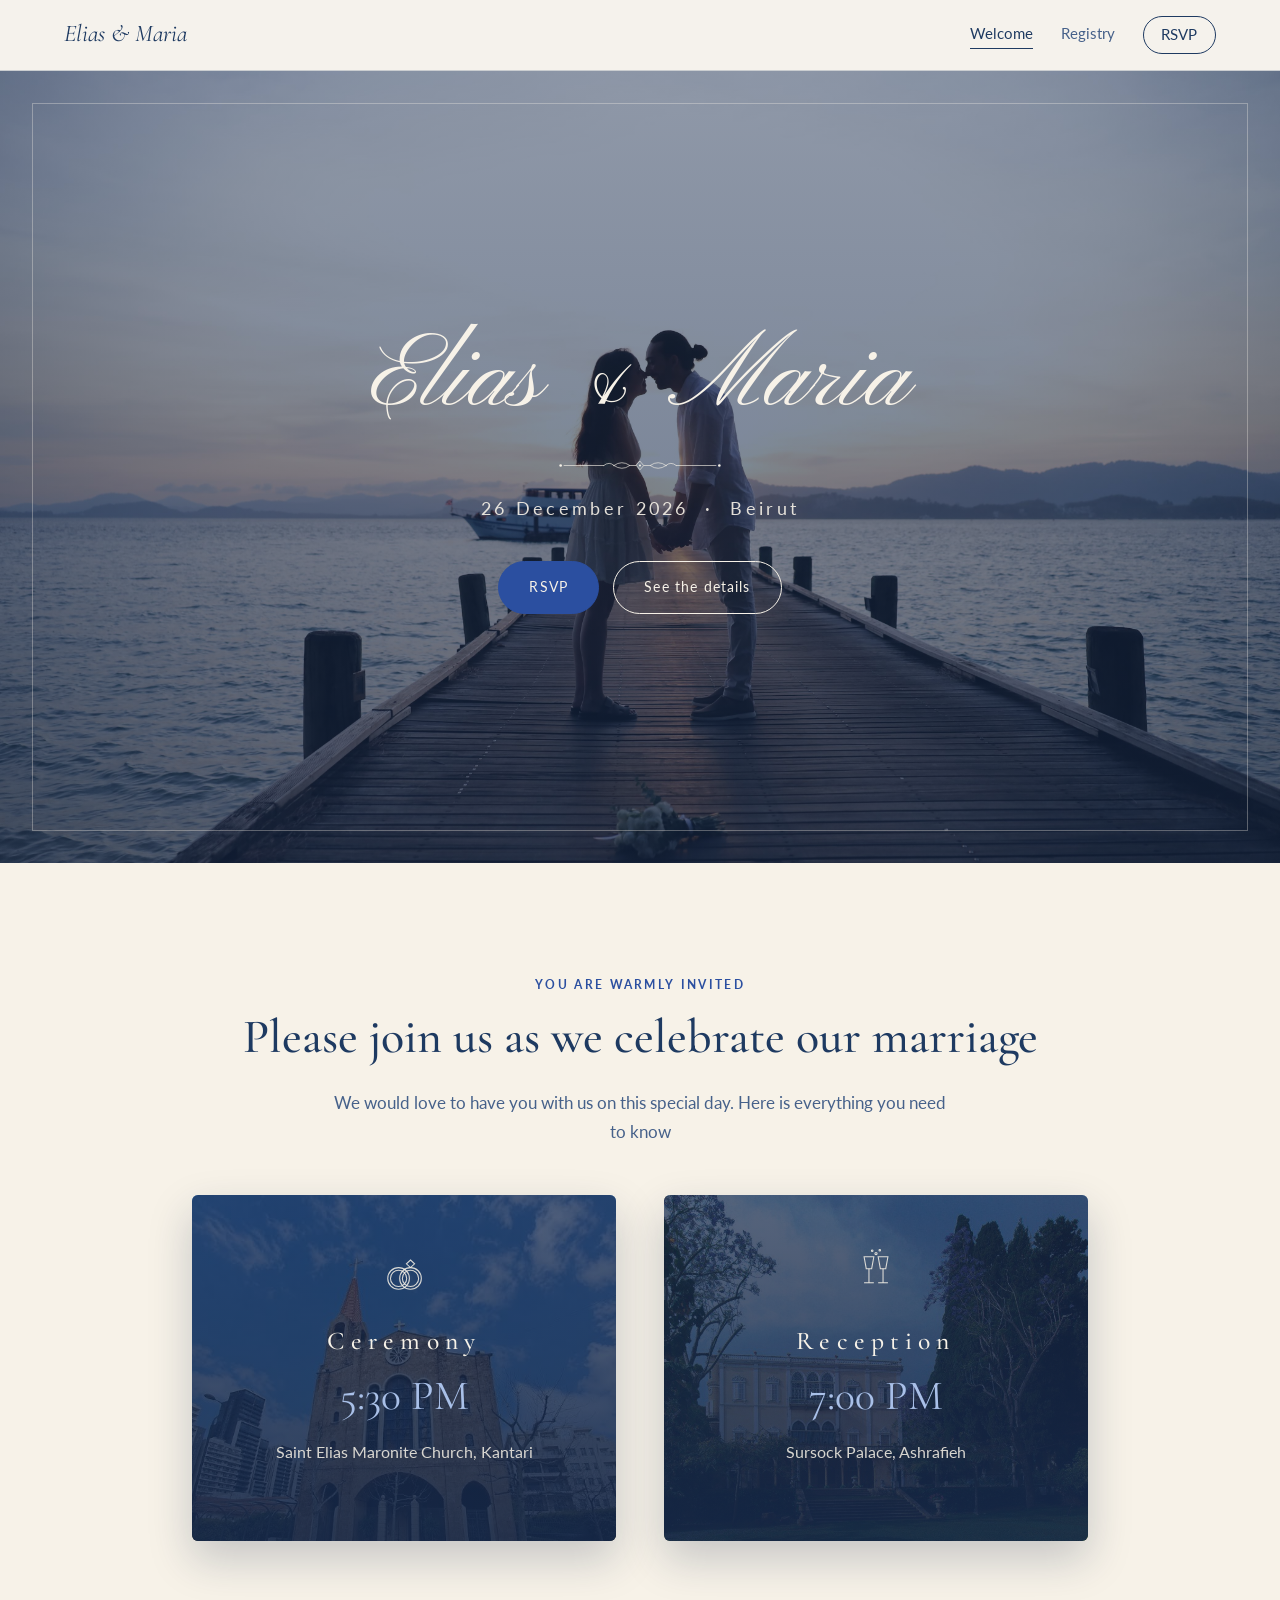
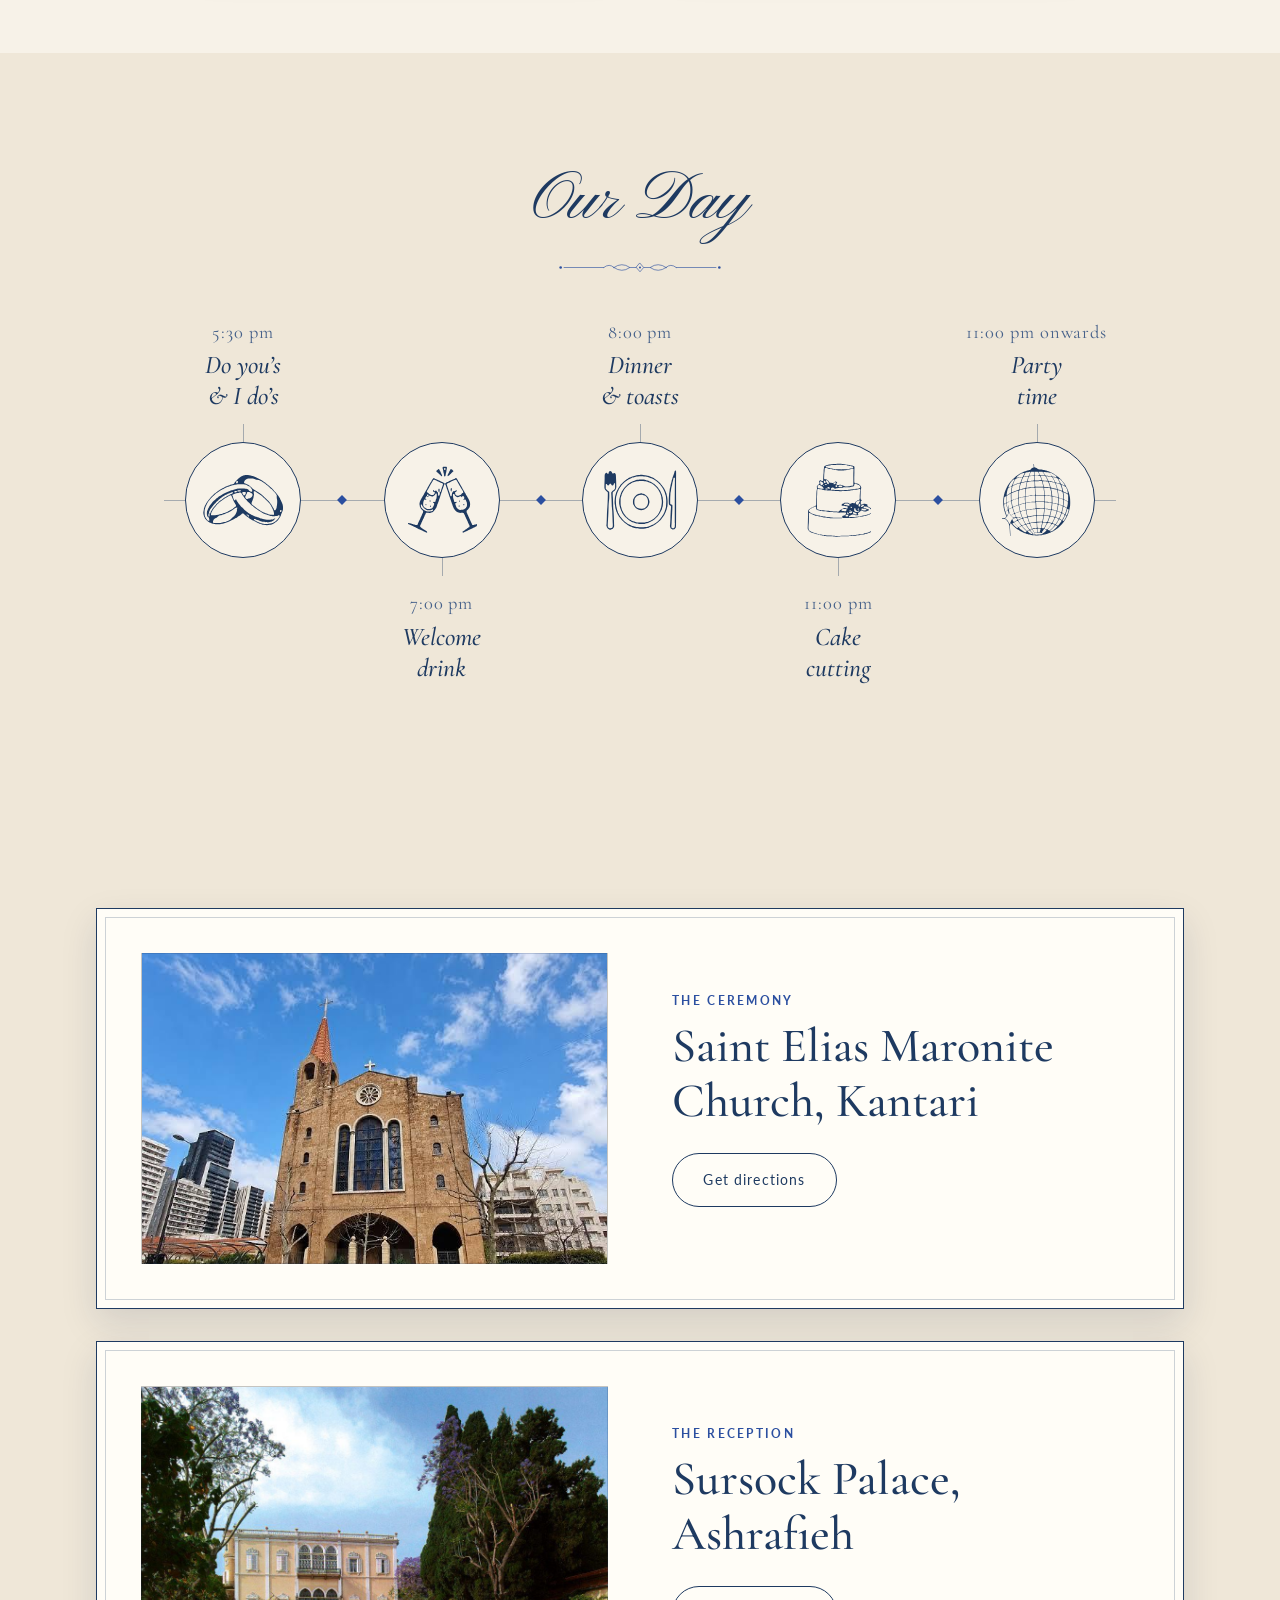
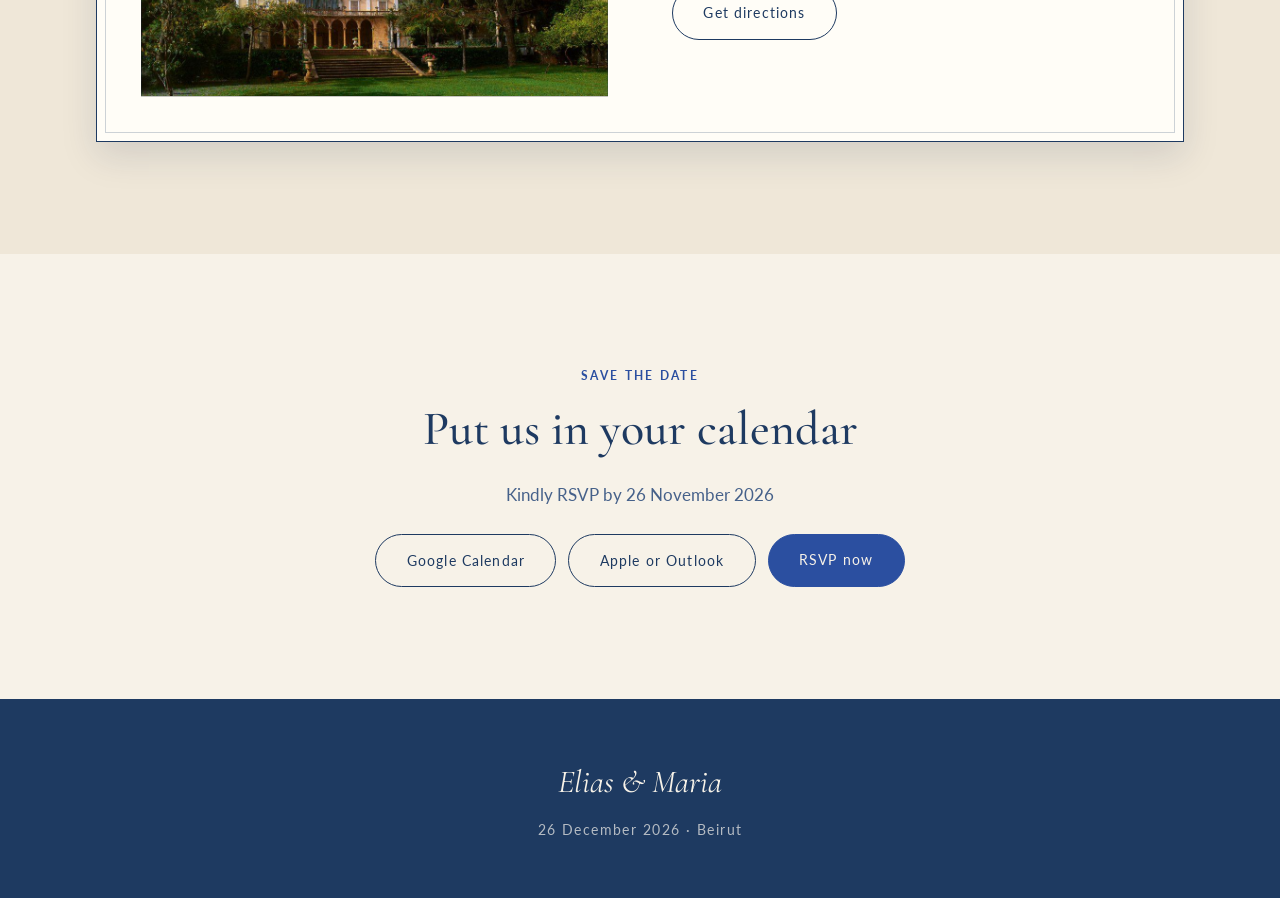
<file: index.html>
<!DOCTYPE html>
<html lang="en">
<head>
<meta charset="utf-8">
<meta name="viewport" content="width=device-width, initial-scale=1">
<title>Elias &amp; Maria — Wedding</title>
<meta name="description" content="Elias and Maria are getting married on 26 December 2026 in Beirut. Wedding details, travel information and RSVP.">
<link rel="preconnect" href="https://fonts.googleapis.com">
<link rel="preconnect" href="https://fonts.gstatic.com" crossorigin>
<link href="https://fonts.googleapis.com/css2?family=Pinyon+Script&family=Cormorant+Garamond:ital,wght@0,400;0,500;0,600;1,400;1,500&family=Lato:ital,wght@0,300;0,400;0,700;1,400&display=swap" rel="stylesheet">
<link rel="stylesheet" href="css/style.css">
</head>
<body>

<header class="site-head">
  <a class="monogram" href="index.html">Elias &amp; Maria</a>
  <button class="nav-toggle" id="nav-toggle" aria-expanded="false" aria-controls="site-nav">Menu</button>
  <nav class="site-nav" id="site-nav">
    <a href="index.html" aria-current="page">Welcome</a>
    <a href="registry.html">Registry</a>
    <a href="rsvp.html" class="nav-cta">RSVP</a>
  </nav>
</header>

<!-- HERO — background photo is set in css/style.css (.hero) -->
<section class="hero">
  <div class="hero-inner">
    <h1 class="names">Elias <span class="amp">&amp;</span> Maria</h1>
    <div class="ornament ornament-sm"></div>
    <p class="hero-meta">26 December 2026 &nbsp;·&nbsp; Beirut</p>
    <div class="hero-actions">
      <a class="btn btn-solid" href="rsvp.html">RSVP</a>
      <a class="btn btn-light" href="#details">See the details</a>
    </div>
  </div>
</section>

<!-- KEY DETAILS -->
<section class="section" id="details">
  <div class="wrap center">
    <p class="eyebrow">You are warmly invited</p>
    <h2>Please join us as we celebrate our marriage</h2>
    <p>We would love to have you with us on this special day. Here is everything you need to know</p>

    <div class="detail-grid">
      <div class="detail" style="background-image:url('images/church.jpg')">
        <span class="detail-icon"><svg viewBox="0 0 96 96" fill="none" stroke="currentColor" stroke-width="2" aria-hidden="true"><circle cx="38" cy="58" r="20"/><circle cx="38" cy="58" r="15"/><circle cx="60" cy="58" r="20"/><circle cx="60" cy="58" r="15"/><path d="M60 24l7.5 7-7.5 7-7.5-7z"/></svg></span>
        <h3>Ceremony</h3>
        <span class="detail-time">5:30 PM</span>
        <p>Saint Elias Maronite Church, Kantari</p>
      </div>
      <div class="detail" style="background-image:url('images/venue.jpg')">
        <span class="detail-icon"><svg viewBox="0 0 96 96" fill="none" stroke="currentColor" stroke-width="2" aria-hidden="true"><path d="M26 18h18l-4 22h-10z"/><path d="M35 40v26"/><path d="M26 66h18"/><path d="M52 18h18l-4 22h-10z"/><path d="M61 40v26"/><path d="M52 66h18"/><circle cx="48" cy="12" r="2"/><circle cx="41" cy="7" r="1.4"/><circle cx="55" cy="6" r="1.4"/></svg></span>
        <h3>Reception</h3>
        <span class="detail-time">7:00 PM</span>
        <p>Sursock Palace, Ashrafieh</p>
      </div>
    </div>
  </div>
</section>

<!-- OUR DAY -->
<section class="section section-ourday" id="our-day">
  <div class="section-head">
    <h2>Our Day</h2>
    <div class="ornament ornament-sm"></div>
  </div>

  <ol class="ourday">
    <li class="od-item od-up">
      <div class="od-label">
        <span class="od-time">5:30 pm</span>
        <h3>Do you&rsquo;s<br>&amp; I do&rsquo;s</h3>
      </div>
      <span class="od-node">
        <img class="od-icon" src="images/icons/rings.svg" alt="" style="--iw:0.729; --ih:0.459">
      </span>
    </li>
    <li class="od-item od-down">
      <div class="od-label">
        <span class="od-time">7:00 pm</span>
        <h3>Welcome<br>drink</h3>
      </div>
      <span class="od-node">
        <img class="od-icon" src="images/icons/flutes.svg" alt="" style="--iw:0.617; --ih:0.603">
      </span>
    </li>
    <li class="od-item od-up">
      <div class="od-label">
        <span class="od-time">8:00 pm</span>
        <h3>Dinner<br>&amp; toasts</h3>
      </div>
      <span class="od-node">
        <img class="od-icon" src="images/icons/plate.svg" alt="" style="--iw:0.665; --ih:0.549">
      </span>
    </li>
    <li class="od-item od-down">
      <div class="od-label">
        <span class="od-time">11:00 pm</span>
        <h3>Cake<br>cutting</h3>
      </div>
      <span class="od-node">
        <img class="od-icon" src="images/icons/cake.svg" alt="" style="--iw:0.560; --ih:0.655">
      </span>
    </li>
    <li class="od-item od-up">
      <div class="od-label">
        <span class="od-time">11:00 pm onwards</span>
        <h3>Party<br>time</h3>
      </div>
      <span class="od-node">
        <img class="od-icon" src="images/icons/disco.svg" alt="" style="--iw:0.592; --ih:0.627">
      </span>
    </li>
  </ol>
</section>

<!-- CEREMONY PLACE -->
<section class="section section-alt">
  <div class="wrap">
    <div class="story-row">
      <div class="photo wide" style="background-image:url('images/church.jpg')">Add images/church.jpg</div>
      <div class="story-text">
        <p class="eyebrow">The Ceremony</p>
        <h2>Saint Elias Maronite Church, Kantari</h2>
        <p>
          <a class="btn btn-dark" href="http://www.google.com/maps?q=Saint%20Elias%20Maronite%20Church%20Kantari%20Lebanon" target="_blank" rel="noopener">Get directions</a>
      </p>
      </div>
    </div>
  </div>
</section>

<!-- VENUE -->
<section class="section section-alt">
  <div class="wrap">
    <div class="story-row">
      <div class="photo wide" style="background-image:url('images/venue.jpg')">Add images/venue.jpg</div>
      <div class="story-text">
        <p class="eyebrow">The Reception</p>
        <h2>Sursock Palace, Ashrafieh</h2>
        <p>
          <a class="btn btn-dark" href="https://maps.app.goo.gl/GiP7QZ4MGTwNsL6g8" target="_blank" rel="noopener">Get directions</a>
      </p>
      </div>
    </div>
  </div>
</section>


<!-- SAVE THE DATE -->
<section class="section center">
  <div class="wrap-narrow">
    <p class="eyebrow">Save the date</p>
    <h2>Put us in your calendar</h2>
    <p>Kindly RSVP by 26 November 2026</p>
    <div class="cal-row">
      <button class="btn btn-dark" data-calendar="google">Google Calendar</button>
      <button class="btn btn-dark" data-calendar="ics">Apple or Outlook</button>
      <a class="btn btn-solid" href="rsvp.html">RSVP now</a>
    </div>
  </div>
</section>

<footer class="site-foot">
  <a class="monogram" href="index.html">Elias &amp; Maria</a>
  <p>26 December 2026 · Beirut</p>
</footer>

<script src="js/main.js"></script>
</body>
</html>
</file>
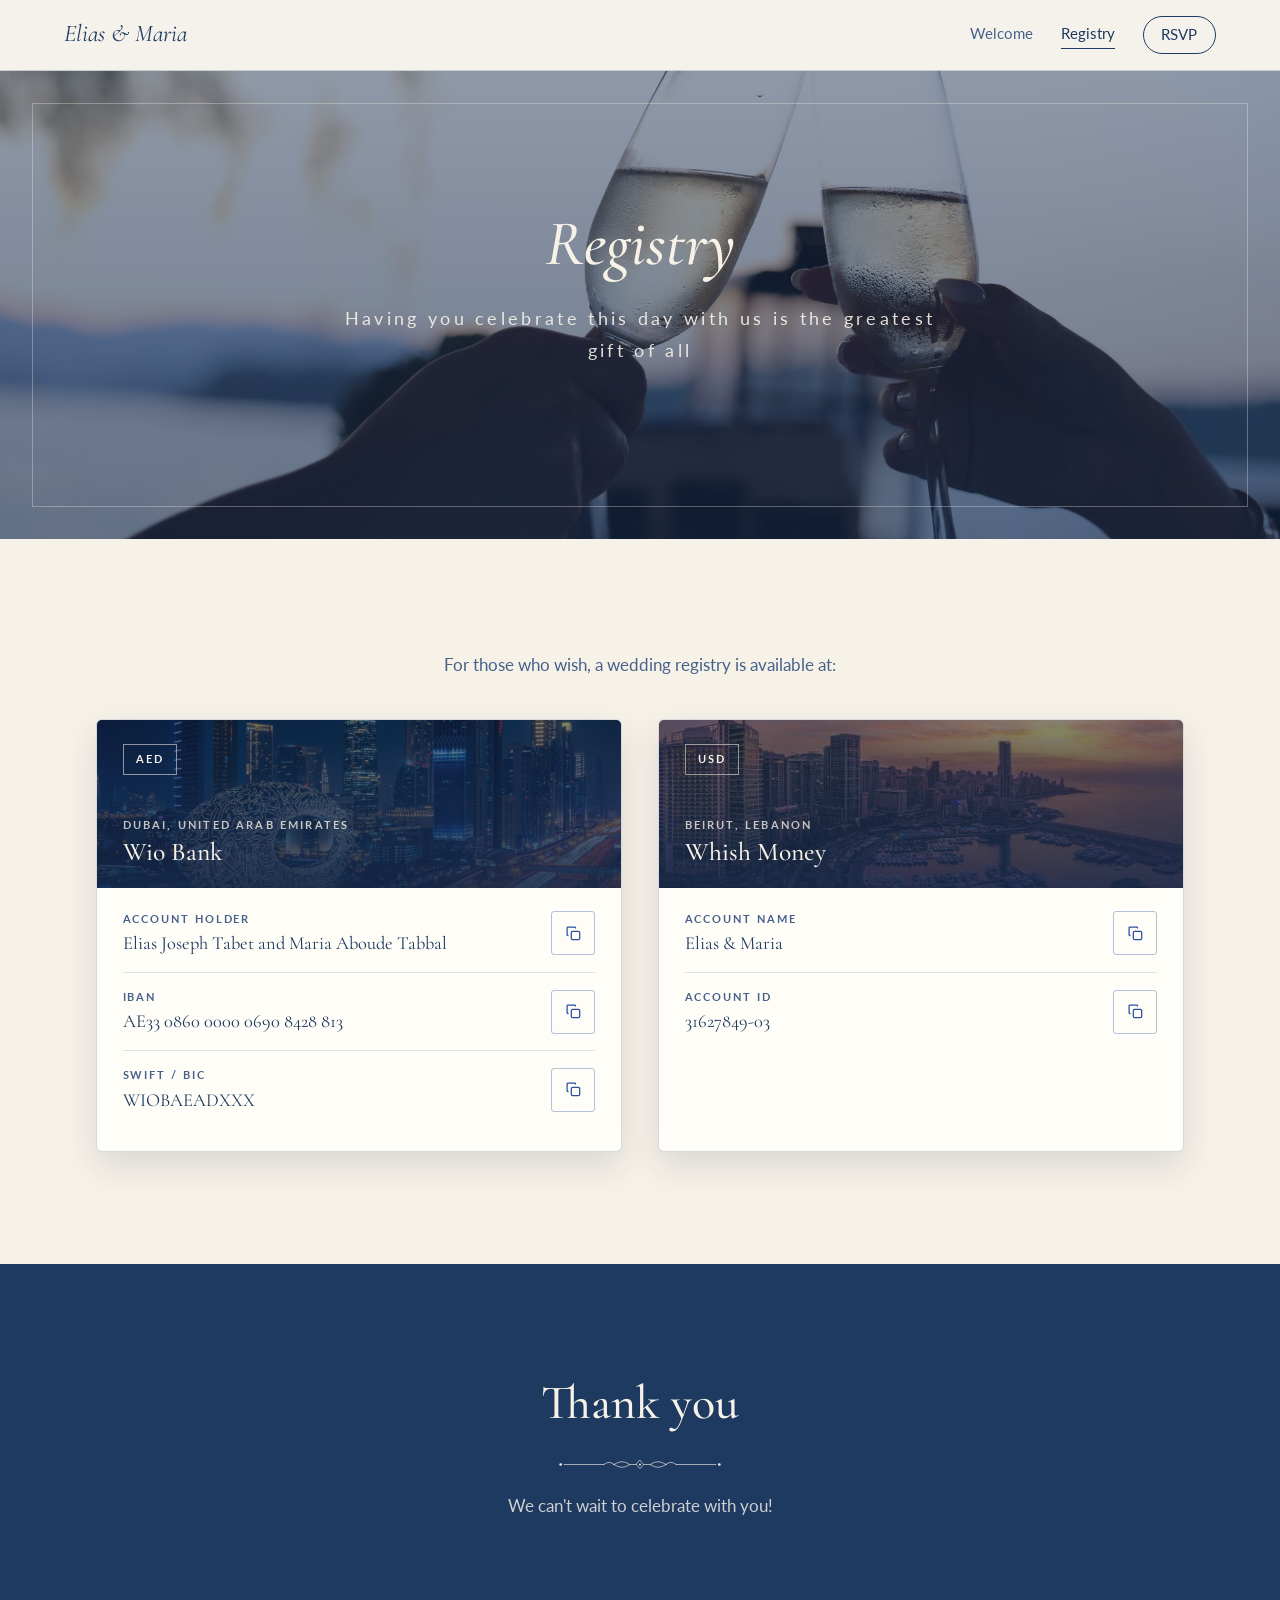
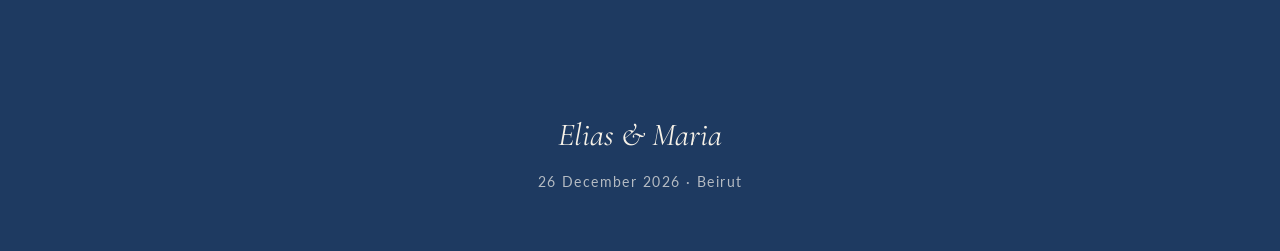
<file: registry.html>
<!DOCTYPE html>
<html lang="en">
<head>
<meta charset="utf-8">
<meta name="viewport" content="width=device-width, initial-scale=1">
<title>Registry | Elias &amp; Maria</title>
<link rel="preconnect" href="https://fonts.googleapis.com">
<link rel="preconnect" href="https://fonts.gstatic.com" crossorigin>
<link href="https://fonts.googleapis.com/css2?family=Pinyon+Script&family=Cormorant+Garamond:ital,wght@0,400;0,500;0,600;1,400;1,500&family=Lato:ital,wght@0,300;0,400;0,700;1,400&display=swap" rel="stylesheet">
<link rel="stylesheet" href="css/style.css">
<style>
  .hero-page { background-image: linear-gradient(rgba(22,41,74,.48), rgba(22,41,74,.64)), url("images/registry.jpg"); }
</style>
</head>
<body>

<header class="site-head">
  <a class="monogram" href="index.html">Elias &amp; Maria</a>
  <button class="nav-toggle" id="nav-toggle" aria-expanded="false" aria-controls="site-nav">Menu</button>
  <nav class="site-nav" id="site-nav">
    <a href="index.html">Welcome</a>
    <a href="registry.html" aria-current="page">Registry</a>
    <a href="rsvp.html" class="nav-cta">RSVP</a>
  </nav>
</header>

<section class="hero hero-page">
  <div class="hero-inner">
    <h1>Registry</h1>
    <p class="hero-meta">Having you celebrate this day with us is the greatest gift of all</p>
  </div>
</section>

<section class="section">
  <div class="wrap-narrow center">
    <p>For those who wish, a wedding registry is available at:</p>
  </div>

  <div class="wrap">
    <div class="acct-grid">

      <article class="acct-card">
        <header class="acct-head" style="background-image:url('images/dubai.jpg')">
          <span class="acct-badge">AED</span>
          <div class="acct-title">
            <p class="acct-city">Dubai, United Arab Emirates</p>
            <h3>Wio Bank</h3>
          </div>
        </header>
        <ul class="acct-rows">
          <li>
            <div class="acct-field">
              <span class="acct-label">Account holder</span>
              <span class="acct-value">Elias Joseph Tabet and Maria Aboude Tabbal</span>
            </div>
            <button type="button" class="copy-btn" data-copy="Elias Joseph Tabet and Maria Aboude Tabbal" aria-label="Copy account holder">
              <svg viewBox="0 0 24 24" fill="none" stroke="currentColor" stroke-width="1.8" aria-hidden="true"><rect x="9" y="9" width="12" height="12" rx="2"/><path d="M5 15H4a1 1 0 0 1-1-1V4a1 1 0 0 1 1-1h10a1 1 0 0 1 1 1v1"/></svg>
            </button>
          </li>
          <li>
            <div class="acct-field">
              <span class="acct-label">IBAN</span>
              <span class="acct-value">AE33 0860 0000 0690 8428 813</span>
            </div>
            <button type="button" class="copy-btn" data-copy="AE330860000006908428813" aria-label="Copy IBAN">
              <svg viewBox="0 0 24 24" fill="none" stroke="currentColor" stroke-width="1.8" aria-hidden="true"><rect x="9" y="9" width="12" height="12" rx="2"/><path d="M5 15H4a1 1 0 0 1-1-1V4a1 1 0 0 1 1-1h10a1 1 0 0 1 1 1v1"/></svg>
            </button>
          </li>
          <li>
            <div class="acct-field">
              <span class="acct-label">SWIFT / BIC</span>
              <span class="acct-value">WIOBAEADXXX</span>
            </div>
            <button type="button" class="copy-btn" data-copy="WIOBAEADXXX" aria-label="Copy SWIFT code">
              <svg viewBox="0 0 24 24" fill="none" stroke="currentColor" stroke-width="1.8" aria-hidden="true"><rect x="9" y="9" width="12" height="12" rx="2"/><path d="M5 15H4a1 1 0 0 1-1-1V4a1 1 0 0 1 1-1h10a1 1 0 0 1 1 1v1"/></svg>
            </button>
          </li>
        </ul>
      </article>

      <article class="acct-card">
        <header class="acct-head" style="background-image:url('images/beirut.jpg')">
          <span class="acct-badge">USD</span>
          <div class="acct-title">
            <p class="acct-city">Beirut, Lebanon</p>
            <h3>Whish Money</h3>
          </div>
        </header>
        <ul class="acct-rows">
          <li>
            <div class="acct-field">
              <span class="acct-label">Account name</span>
              <span class="acct-value">Elias &amp; Maria</span>
            </div>
            <button type="button" class="copy-btn" data-copy="Elias &amp; Maria" aria-label="Copy account name">
              <svg viewBox="0 0 24 24" fill="none" stroke="currentColor" stroke-width="1.8" aria-hidden="true"><rect x="9" y="9" width="12" height="12" rx="2"/><path d="M5 15H4a1 1 0 0 1-1-1V4a1 1 0 0 1 1-1h10a1 1 0 0 1 1 1v1"/></svg>
            </button>
          </li>
          <li>
            <div class="acct-field">
              <span class="acct-label">Account ID</span>
              <span class="acct-value">31627849-03</span>
            </div>
            <button type="button" class="copy-btn" data-copy="31627849-03" aria-label="Copy account ID">
              <svg viewBox="0 0 24 24" fill="none" stroke="currentColor" stroke-width="1.8" aria-hidden="true"><rect x="9" y="9" width="12" height="12" rx="2"/><path d="M5 15H4a1 1 0 0 1-1-1V4a1 1 0 0 1 1-1h10a1 1 0 0 1 1 1v1"/></svg>
            </button>
          </li>
        </ul>
      </article>

    </div>
 </div>
</section>

<section class="section section-dark center">
  <div class="wrap-narrow">
    <h2>Thank you</h2>
    <div class="ornament ornament-sm"></div>
    <p>We can't wait to celebrate with you!</p>
  </div>
</section>

<footer class="site-foot">
  <a class="monogram" href="index.html">Elias &amp; Maria</a>
  <p>26 December 2026 · Beirut</p>
</footer>

<script src="js/main.js"></script>
</body>
</html>
</file>
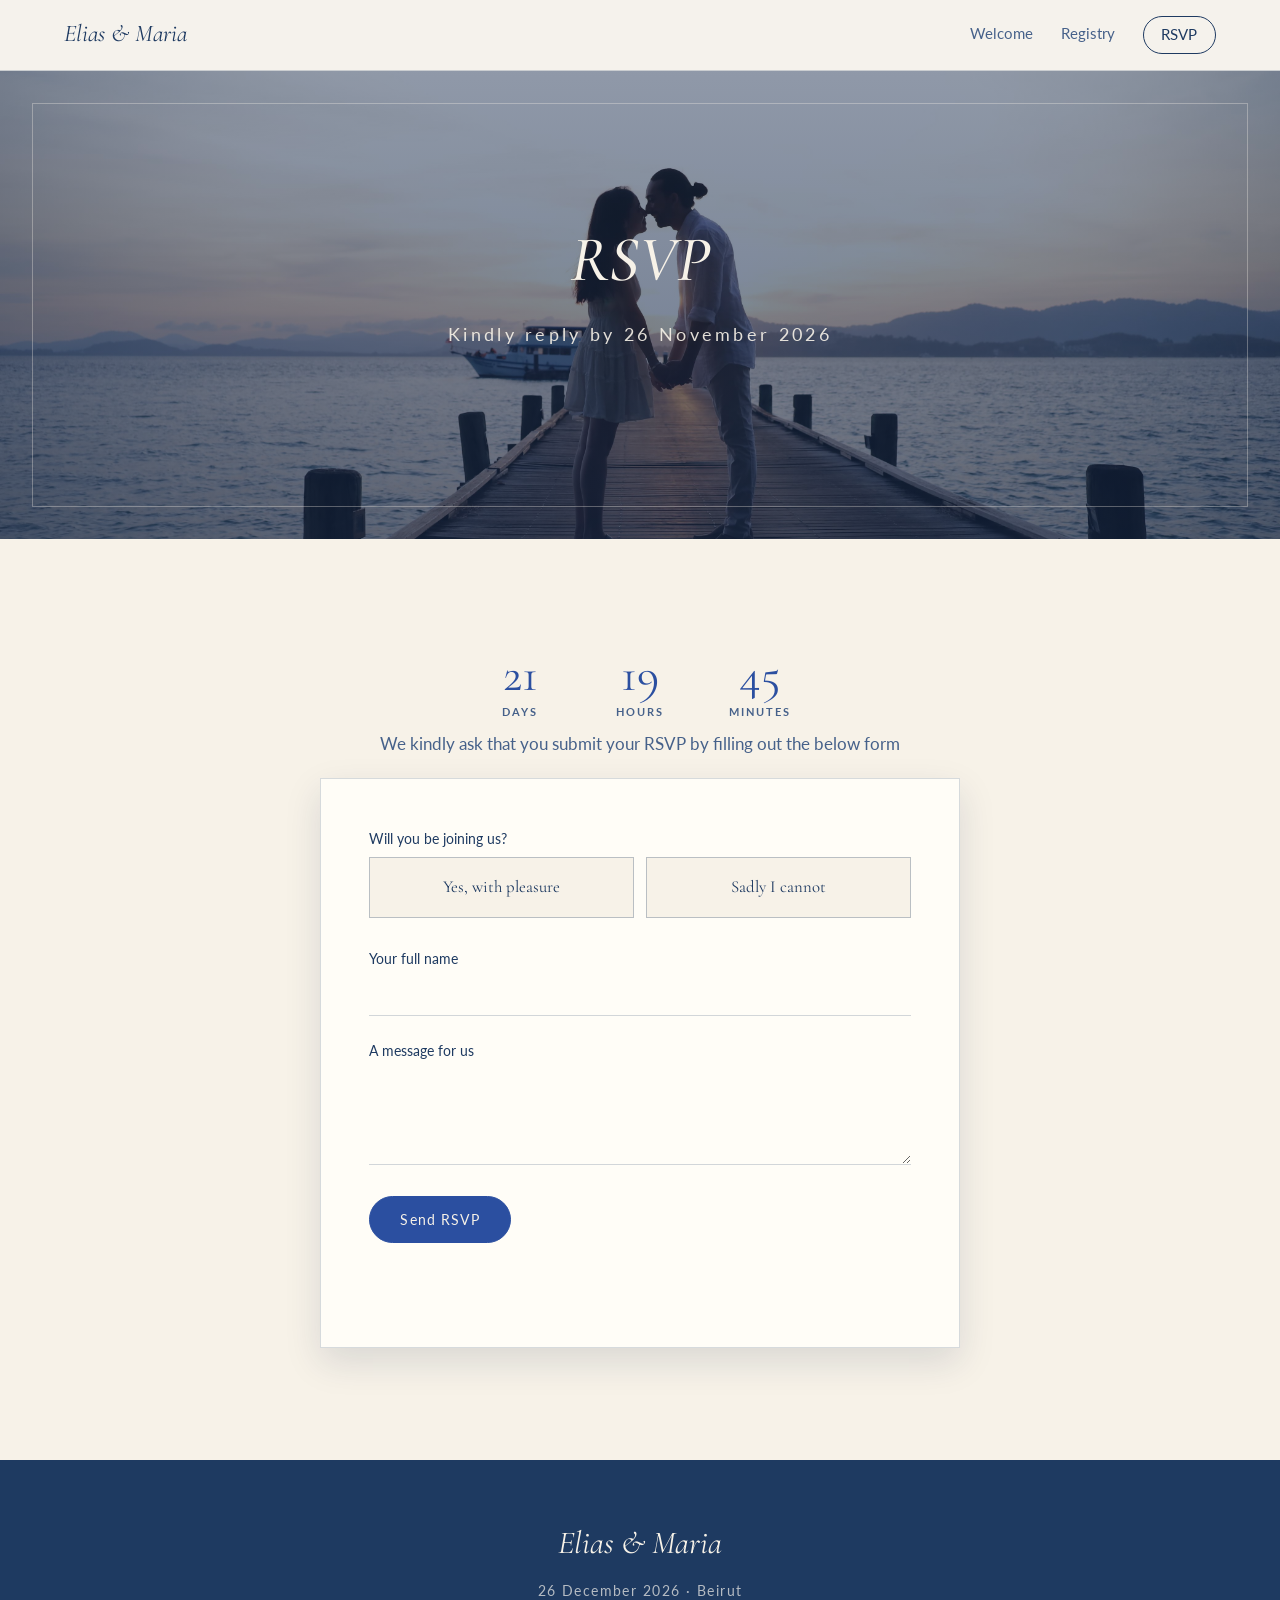
<file: rsvp.html>
<!DOCTYPE html>
<html lang="en">
<head>
<meta charset="utf-8">
<meta name="viewport" content="width=device-width, initial-scale=1">
<title>RSVP | Elias &amp; Maria</title>
<link rel="preconnect" href="https://fonts.googleapis.com">
<link rel="preconnect" href="https://fonts.gstatic.com" crossorigin>
<link href="https://fonts.googleapis.com/css2?family=Pinyon+Script&family=Cormorant+Garamond:ital,wght@0,400;0,500;0,600;1,400;1,500&family=Lato:ital,wght@0,300;0,400;0,700;1,400&display=swap" rel="stylesheet">
<link rel="stylesheet" href="css/style.css">
<style>
  .hero-page { background-image: linear-gradient(rgba(22,41,74,.48), rgba(22,41,74,.64)), url("images/hero.jpg"); }
</style>
</head>
<body>

<header class="site-head">
  <a class="monogram" href="index.html">Elias &amp; Maria</a>
  <button class="nav-toggle" id="nav-toggle" aria-expanded="false" aria-controls="site-nav">Menu</button>
  <nav class="site-nav" id="site-nav">
    <a href="index.html">Welcome</a>
    <a href="registry.html">Registry</a>
    <a href="rsvp.html" class="nav-cta" aria-current="page">RSVP</a>
  </nav>
</header>

<section class="hero hero-page">
  <div class="hero-inner">
    <h1>RSVP</h1>
    <p class="hero-meta">Kindly reply by 26 November 2026</p>
  </div>
</section>

<section class="section">
  <div class="wrap-narrow center">
    <div class="countdown" id="countdown" aria-label="Time until the wedding"></div>
    <p>We kindly ask that you submit your RSVP by filling out the below form</p>
  </div>

  <form class="form-card" id="rsvp-form" novalidate>

    <div class="form-group">
      <label id="attending-label">Will you be joining us?</label>
      <div class="choice-row" role="radiogroup" aria-labelledby="attending-label">
        <label class="choice">
          <input type="radio" name="attending" value="Yes" required>
          <span>Yes, with pleasure</span>
        </label>
        <label class="choice">
          <input type="radio" name="attending" value="No">
          <span>Sadly I cannot</span>
        </label>
      </div>
    </div>

    <div class="form-group">
      <label for="name">Your full name</label>
      <input type="text" id="name" name="name" required autocomplete="name">
    </div>

      <div class="form-group" id="guests-group" hidden>
      <label id="guests-label">How many of you, including yourself?</label>
      <div class="pill-row" role="radiogroup" aria-labelledby="guests-label">
        <label class="pill"><input type="radio" name="guests" value="1" checked><span>1</span></label>
        <label class="pill"><input type="radio" name="guests" value="2"><span>2</span></label>
        <label class="pill"><input type="radio" name="guests" value="3"><span>3</span></label>
        <label class="pill"><input type="radio" name="guests" value="4"><span>4</span></label>
        <label class="pill"><input type="radio" name="guests" value="5"><span>5</span></label>
      </div>
    </div>

    <div class="form-group" id="dietary-group" hidden>
      <label for="dietary">Anything we should know about food?</label>
      <input type="text" id="dietary" name="dietary" placeholder="Allergies, vegetarian, and so on">
    </div>

     <div class="form-group">
      <label for="message">A message for us</label>
      <textarea id="message" name="message" rows="4"></textarea>
    </div>

    <button type="submit" class="btn btn-solid">Send RSVP</button>
    <p class="form-status" id="form-status" role="status" aria-live="polite"></p>
  </form>
</section>

<footer class="site-foot">
  <a class="monogram" href="index.html">Elias &amp; Maria</a>
  <p>26 December 2026 · Beirut</p>
</footer>

<script src="js/main.js"></script>
</body>
</html>
</file>
<file: css/style.css>
/* =========================================================
   Wedding site — stylesheet
   Colours live in :root below. Change them once, site-wide.
   ========================================================= */

:root {
  --paper:      #F7F2E8;   /* ivory card stock, from the invitation */
  --paper-deep: #EFE7D8;   /* alternating section background */
  --ink:        #1E3A61;   /* the invitation navy */
  --ink-soft:   #46618A;   /* body text */
  --brass:      #1E3A61;   /* accent: same navy, kept as one variable */
  --sage:       #8A9AB0;   /* secondary, used lightly */
  --line:       rgba(30, 58, 97, 0.20);
  --line-light: rgba(247, 242, 232, 0.32);

  --serif: "Cormorant Garamond", Garamond, Georgia, "Times New Roman", serif;
  --sans:  "Lato", -apple-system, BlinkMacSystemFont, "Segoe UI", sans-serif;

  --measure: 62ch;
  --gutter: clamp(1.25rem, 5vw, 4rem);
}

*, *::before, *::after { box-sizing: border-box; }

html { scroll-behavior: smooth; }
@media (prefers-reduced-motion: reduce) {
  html { scroll-behavior: auto; }
  * { animation: none !important; transition: none !important; }
}

body {
  margin: 0;
  background: var(--paper);
  color: var(--ink-soft);
  font-family: var(--sans);
  font-size: 1.0625rem;
  line-height: 1.7;
  -webkit-font-smoothing: antialiased;
}

img { max-width: 100%; display: block; }

h1, h2, h3 {
  font-family: var(--serif);
  color: var(--ink);
  font-weight: 500;
  line-height: 1.15;
  margin: 0 0 0.5em;
}

h1 { font-size: clamp(2.75rem, 9vw, 5.5rem); }
h2 { font-size: clamp(1.9rem, 4.5vw, 3rem); }
h3 { font-size: clamp(1.25rem, 2.5vw, 1.6rem); }

p { margin: 0 0 1.1em; max-width: var(--measure); }

a { color: var(--brass); }

/* ---------- Small structural label (used sparingly) ---------- */
.eyebrow {
  font-family: var(--sans);
  font-size: 0.72rem;
  font-weight: 700;
  letter-spacing: 0.2em;
  text-transform: uppercase;
  color: var(--ink);
  margin: 0 0 1rem;
}

/* ---------- Header / navigation ---------- */
.site-head {
  position: sticky;
  top: 0;
  z-index: 40;
  display: flex;
  align-items: center;
  justify-content: space-between;
  gap: 1rem;
  padding: 0.9rem var(--gutter);
  background: rgba(245, 242, 236, 0.94);
  backdrop-filter: blur(8px);
  border-bottom: 1px solid var(--line);
}

.monogram {
  font-family: var(--serif);
  font-style: italic;
  font-size: 1.5rem;
  color: var(--ink);
  text-decoration: none;
  white-space: nowrap;
}

.site-nav { display: flex; align-items: center; gap: 1.75rem; }

.site-nav a {
  font-size: 0.92rem;
  color: var(--ink-soft);
  text-decoration: none;
  padding-bottom: 2px;
  border-bottom: 1px solid transparent;
}
.site-nav a:hover,
.site-nav a[aria-current="page"] { border-bottom-color: var(--brass); color: var(--ink); }

.site-nav .nav-cta {
  border: 1px solid var(--brass);
  border-radius: 999px;
  padding: 0.35rem 1.1rem;
  color: var(--brass);
}
.site-nav .nav-cta:hover { background: var(--brass); color: var(--paper); border-color: var(--brass); }

.nav-toggle {
  display: none;
  font-family: var(--sans);
  font-size: 0.9rem;
  background: none;
  border: 1px solid var(--line);
  border-radius: 999px;
  padding: 0.4rem 1rem;
  color: var(--ink);
  cursor: pointer;
}

@media (max-width: 780px) {
  .nav-toggle { display: block; }
  .site-nav {
    position: absolute;
    top: 100%; left: 0; right: 0;
    flex-direction: column;
    align-items: stretch;
    gap: 0;
    background: var(--paper);
    border-bottom: 1px solid var(--line);
    padding: 0.5rem var(--gutter) 1.25rem;
    display: none;
  }
  .site-nav.is-open { display: flex; }
  .site-nav a { padding: 0.75rem 0; border-bottom: 1px solid var(--line); }
  .site-nav .nav-cta { margin-top: 0.9rem; text-align: center; border-bottom: 1px solid var(--brass); }
}

/* ---------- Hero ---------- */
.hero {
  position: relative;
  min-height: 88vh;
  display: grid;
  place-items: center;
  text-align: center;
  padding: 5rem var(--gutter);
  color: var(--paper);
  background-color: var(--ink);
  background-image: linear-gradient(rgba(22, 41, 74, 0.48), rgba(22, 41, 74, 0.64)),
                    url("../images/hero.jpg");
  background-size: cover;
  background-position: center;
}

/* the thin inset frame — the signature detail, repeated on page heroes */
.hero::after {
  content: "";
  position: absolute;
  inset: clamp(0.9rem, 2.5vw, 2rem);
  border: 1px solid var(--line-light);
  pointer-events: none;
}

.hero-inner { position: relative; z-index: 1; max-width: 46rem; }

.hero h1 {
  color: var(--paper);
  font-style: italic;
  margin-bottom: 0.35em;
}

.hero .amp { font-style: normal; display: block; font-size: 0.34em; letter-spacing: 0.24em; text-transform: uppercase; font-family: var(--sans); margin: 0.5em 0; color: rgba(247, 242, 232, 0.85); }

.hero-meta {
  font-size: clamp(0.95rem, 2vw, 1.15rem);
  letter-spacing: 0.18em;
  color: var(--paper);
  opacity: 0.9;
  margin-bottom: 2.25rem;
}

.hero-actions { display: flex; flex-wrap: wrap; gap: 0.85rem; justify-content: center; }

/* Page heroes on inner pages: shorter */
.hero.hero-page { min-height: 52vh; }
.hero.hero-page h1 { font-size: clamp(2.25rem, 6vw, 4rem); }

/* ---------- Buttons ---------- */
.btn {
  display: inline-block;
  font-family: var(--sans);
  font-size: 0.9rem;
  letter-spacing: 0.08em;
  text-decoration: none;
  padding: 0.85rem 1.9rem;
  border-radius: 999px;
  border: 1px solid currentColor;
  cursor: pointer;
  background: none;
  transition: background-color 0.2s ease, color 0.2s ease;
}
.btn-solid { background: var(--brass); border-color: var(--brass); color: var(--paper); }
.btn-solid:hover { background: #16294A; border-color: #16294A; }
.btn-light { color: var(--paper); }
.btn-light:hover { background: var(--paper); color: var(--ink); }
.btn-dark { color: var(--ink); }
.btn-dark:hover { background: var(--ink); color: var(--paper); }

/* ---------- Sections ---------- */
.section { padding: clamp(3.5rem, 9vw, 7rem) var(--gutter); }
.section-alt { background: var(--paper-deep); }
.section-dark { background: var(--ink); color: rgba(245, 242, 236, 0.82); }
.section-dark h2, .section-dark h3 { color: var(--paper); }
.section-dark .eyebrow,
.section-dark a,
.section-dark .tl-time { color: var(--paper); }

.wrap { max-width: 68rem; margin: 0 auto; }
.wrap-narrow { max-width: 44rem; margin: 0 auto; }
.center { text-align: center; }
.center p { margin-left: auto; margin-right: auto; }

.rule,
.ornament {
  display: block;
  border: 0;
  width: min(260px, 72%);
  height: 26px;
  margin: 1.75rem auto;
  background: url("../images/ornaments/divider-royal.svg") no-repeat center;
  background-size: contain;
}
.ornament-sm { width: min(170px, 55%); height: 18px; margin: 1.2rem auto; }
.section-dark .rule,
.section-dark .ornament { background-image: url("../images/ornaments/divider-light.svg"); }

/* ---------- Key details (three cards) ---------- */
.detail-grid {
  display: grid;
  grid-template-columns: repeat(auto-fit, minmax(15rem, 1fr));
  gap: clamp(1.5rem, 4vw, 3rem);
  margin-top: 3rem;
}
.detail {
  text-align: center;
  padding: 2rem 1.25rem;
  border-top: 2px solid var(--brass);
  background: var(--paper);
}
.section-alt .detail { background: var(--paper); }
.detail h3 { margin-bottom: 0.35rem; }
.detail .detail-time {
  font-family: var(--serif);
  font-size: 1.5rem;
  color: var(--brass);
  display: block;
  margin-bottom: 0.4rem;
}
.detail p { margin: 0 auto 0.5rem; max-width: 22ch; }

/* ---------- Itinerary timeline ---------- */
.timeline { position: relative; margin-top: 3.5rem; padding-left: 1.5rem; }
.timeline::before {
  content: "";
  position: absolute;
  left: 0; top: 0.6rem; bottom: 0.6rem;
  width: 1px;
  background: var(--line-light);
}
.section:not(.section-dark) .timeline::before { background: var(--line); }

.tl-item { position: relative; padding: 0 0 2.5rem 1.75rem; }
.tl-item:last-child { padding-bottom: 0; }
.tl-item::before {
  content: "";
  position: absolute;
  left: -0.3rem; top: 0.7rem;
  width: 0.5rem; height: 0.5rem;
  background: var(--ink);
  transform: rotate(45deg);
}
.section-dark .tl-item::before { background: var(--paper); }
.tl-time {
  font-family: var(--serif);
  font-size: 1.1rem;
  color: var(--brass);
  display: block;
}
.tl-item h3 { margin: 0.1rem 0 0.25rem; font-size: 1.35rem; }
.tl-item p { margin: 0; font-size: 0.98rem; }

/* ---------- Story timeline (alternating photo + text) ---------- */
.story-row {
  display: grid;
  grid-template-columns: 1fr 1fr;
  gap: clamp(1.5rem, 5vw, 4rem);
  align-items: center;
  margin-bottom: clamp(3rem, 7vw, 5.5rem);
}
.story-row:nth-child(even) .story-text { order: -1; }
@media (max-width: 720px) {
  .story-row { grid-template-columns: 1fr; }
  .story-row:nth-child(even) .story-text { order: 0; }
}
.story-text .eyebrow { margin-bottom: 0.5rem; }

/* ---------- Photo placeholders & gallery ---------- */
.photo {
  aspect-ratio: 4 / 5;
  background: var(--paper-deep) center/cover no-repeat;
  border: 1px solid var(--line);
  display: grid;
  place-items: center;
  text-align: center;
  padding: 1rem;
  color: var(--ink-soft);
  font-size: 0.8rem;
  overflow: hidden;
}
.photo.wide { aspect-ratio: 3 / 2; }

.gallery {
  display: grid;
  grid-template-columns: repeat(auto-fill, minmax(14rem, 1fr));
  gap: 0.75rem;
  margin-top: 3rem;
}
.gallery .photo { aspect-ratio: 1; cursor: zoom-in; }

.lightbox {
  position: fixed; inset: 0;
  background: rgba(18, 25, 34, 0.94);
  display: none;
  place-items: center;
  padding: 2rem;
  z-index: 90;
}
.lightbox.is-open { display: grid; }
.lightbox img { max-height: 88vh; max-width: 100%; object-fit: contain; }
.lightbox-close {
  position: absolute; top: 1.25rem; right: 1.5rem;
  background: none; border: 1px solid var(--line-light);
  color: var(--paper); border-radius: 999px;
  padding: 0.4rem 1rem; cursor: pointer; font-family: var(--sans);
}

/* ---------- Cards (things to do, hotels) ---------- */
.card-grid {
  display: grid;
  grid-template-columns: repeat(auto-fit, minmax(16rem, 1fr));
  gap: 1.5rem;
  margin-top: 3rem;
}
.card { background: var(--paper); border: 1px solid var(--line); }
.section-alt .card { background: var(--paper); }
.card .photo { aspect-ratio: 3 / 2; border: 0; border-bottom: 1px solid var(--line); }
.card-body { padding: 1.4rem 1.5rem 1.6rem; }
.card-body h3 { margin-bottom: 0.3rem; }
.card-body p { font-size: 0.96rem; margin-bottom: 0.75rem; }

/* ---------- Registry ---------- */
.registry-panel {
  background: var(--paper);
  border: 1px solid var(--line);
  border-top: 2px solid var(--brass);
  padding: clamp(1.75rem, 4vw, 2.75rem);
  margin-top: 2rem;
}
.bank-list { list-style: none; margin: 0; padding: 0; }
.bank-list li {
  display: flex; flex-wrap: wrap; gap: 0.5rem 1rem;
  justify-content: space-between;
  padding: 0.7rem 0;
  border-bottom: 1px solid var(--line);
}
.bank-list li:last-child { border-bottom: 0; }
.bank-list .label { color: var(--ink-soft); font-size: 0.9rem; }
.bank-list .value { font-family: var(--serif); color: var(--ink); font-size: 1.05rem; }

/* ---------- Forms ---------- */
.form-card {
  background: var(--paper);
  border: 1px solid var(--line);
  border-top: 2px solid var(--brass);
  padding: clamp(1.75rem, 4vw, 3rem);
  max-width: 40rem;
  margin: 0 auto;
}
.form-group { margin-bottom: 1.4rem; }
.form-group label {
  display: block;
  font-size: 0.88rem;
  color: var(--ink);
  margin-bottom: 0.4rem;
}
.form-group .hint { font-size: 0.82rem; color: var(--ink-soft); margin: 0.3rem 0 0; }

input, select, textarea {
  width: 100%;
  font-family: var(--sans);
  font-size: 1rem;
  color: var(--ink);
  background: transparent;
  border: 0;
  border-bottom: 1px solid var(--line);
  padding: 0.6rem 0.1rem;
  border-radius: 0;
}
select { appearance: none; background-image: none; }
textarea { resize: vertical; min-height: 5rem; }
input:focus, select:focus, textarea:focus {
  outline: none;
  border-bottom-color: var(--brass);
}
:focus-visible { outline: 2px solid var(--brass); outline-offset: 3px; }

.form-status { margin-top: 1rem; font-size: 0.95rem; min-height: 1.5rem; }
.form-status.error { color: #9d3b2f; }

.form-done { text-align: center; padding: 2rem 0; }
.form-done h3 { color: var(--brass); }

/* ---------- Calendar buttons ---------- */
.cal-row { display: flex; flex-wrap: wrap; gap: 0.75rem; justify-content: center; margin-top: 1.5rem; }

/* ---------- Footer ---------- */
.site-foot {
  background: var(--ink);
  color: rgba(245, 242, 236, 0.7);
  text-align: center;
  padding: 3.5rem var(--gutter);
}
.site-foot .monogram { color: var(--paper); font-size: 2rem; display: inline-block; margin-bottom: 0.5rem; }
.site-foot p { margin: 0 auto; font-size: 0.9rem; letter-spacing: 0.1em; }

/* ---------- Misc ---------- */
.hint { font-size: 0.85rem; color: var(--ink-soft); }
.photo { transition: none; }

/* =========================================================
   Ornamental refinements — frames, corners, royal blue,
   the E&M monogram and the Our Day illustrations.
   ========================================================= */

:root {
  --royal:  #2B4FA0;   /* royal blue accent */
  --script: "Pinyon Script", "Snell Roundhand", cursive;
}

/* ---------- royal blue accents ---------- */
.eyebrow                       { color: var(--royal); }
.detail .detail-time           { color: var(--royal); }

.tl-item::before               { background: var(--royal); }
.btn-solid                     { background: var(--royal); border-color: var(--royal); }
.btn-solid:hover               { background: var(--ink); border-color: var(--ink); }
.detail                        { border-top-color: var(--royal); }

/* ---------- framed panels with filigree corners ---------- */
.section-alt .story-row {
  position: relative;
  background: var(--paper);
  border: 1px solid var(--royal);
  border-top: 1px solid var(--royal);
  padding: clamp(1.75rem, 4vw, 2.75rem);
}

.section-alt .story-row::before {
  content: "";
  position: absolute;
  inset: 8px;
  border: 1px solid rgba(30, 58, 97, 0.22);
  pointer-events: none;
}

/* ---------- the two location panels, closer together ---------- */
.section-alt + .section-alt { padding-top: 0; }
.section-alt:has(+ .section-alt) { padding-bottom: clamp(1.25rem, 3vw, 2rem); }

/* ---------- Our Day: text on the left, illustration on the right ---------- */
.tl-item {
  display: flex;
  flex-wrap: wrap;
  align-items: center;
  justify-content: space-between;
  gap: 0.5rem 1.75rem;
  padding-bottom: 2rem;
}
.tl-item > .tl-time { flex: 0 0 100%; }
.tl-item > h3 { flex: 1 1 8rem; margin: 0; }
.tl-item > .tl-icon { flex: 0 0 auto; display: block; color: var(--paper); }
.tl-svg { width: clamp(56px, 13vw, 82px); height: auto; }

/* if the timeline is ever used on an ivory background */
.section:not(.section-dark) .tl-item > .tl-icon { color: var(--royal); }
.section-alt .story-row { margin-bottom: 0; }

/* =========================================================
   Third pass — the couple's names, emphasised detail cards,
   interactive account and RSVP cards.
   ========================================================= */

:root {
  --card:      #FFFDF7;                    /* lifted card surface */
  --shadow:    0 14px 34px rgba(22, 41, 74, 0.13);
  --shadow-lg: 0 18px 44px rgba(22, 41, 74, 0.22);
  --sky:       #A9C0E8;                    /* pale blue on navy */
}

/* ---------- the names on the welcome page ---------- */
.hero h1.names {
  font-family: var(--script);
  font-style: normal;
  font-weight: 400;
  font-size: clamp(3.25rem, 13vw, 6.5rem);
  line-height: 1.18;
  color: var(--paper);
  margin: 0 0 0.2rem;
}
.hero h1.names .amp {
  display: inline;
  font-family: var(--script);
  font-size: 0.8em;
  text-transform: none;
  letter-spacing: 0;
  margin: 0 0.12em;
  color: var(--paper);
}
.hero .ornament { background-image: url("../images/ornaments/divider-light.svg"); margin-top: 0.9rem; }

/* ---------- Ceremony & Reception: filled, framed, lifted ---------- */
.detail-grid { max-width: 54rem; margin-left: auto; margin-right: auto; }

.detail {
  position: relative;
  background: var(--ink);
  border: 1px solid var(--ink);
  border-top: 1px solid var(--ink);
  color: rgba(247, 242, 232, 0.86);
  padding: clamp(2.25rem, 5vw, 3rem) 1.5rem clamp(2rem, 4vw, 2.5rem);
  box-shadow: var(--shadow-lg);
}
.detail::before {
  content: "";
  position: absolute;
  inset: 7px;
  border: 1px solid rgba(247, 242, 232, 0.3);
  pointer-events: none;
}
.detail > * { position: relative; }
.detail-icon { display: block; margin: 0 auto 1rem; color: rgba(247, 242, 232, 0.8); }
.detail-icon svg { width: 52px; height: auto; margin: 0 auto; }
.detail h3 { color: var(--paper); }
.detail .detail-time { color: var(--sky); font-size: clamp(2rem, 5vw, 2.6rem); }
.detail p { color: rgba(247, 242, 232, 0.85); }
.detail a {
  display: inline-block;
  margin-top: 0.35rem;
  font-family: var(--sans);
  font-size: 0.7rem;
  font-weight: 700;
  letter-spacing: 0.18em;
  text-transform: uppercase;
  color: var(--paper);
  text-decoration: none;
  border: 1px solid rgba(247, 242, 232, 0.5);
  padding: 0.6rem 1.2rem;
}
.detail a:hover { background: var(--paper); color: var(--ink); }

/* ---------- Ceremony / venue panels ---------- */
.section-alt .story-row {
  background: var(--card);
  border-color: var(--ink);
  box-shadow: var(--shadow);
}

/* ---------- Countdown strip ---------- */
.countdown {
  display: flex;
  justify-content: center;
  gap: clamp(1.25rem, 5vw, 3rem);
  flex-wrap: wrap;
  margin: 0 auto 0.5rem;
}
.count-unit { text-align: center; min-width: 4.5rem; }
.count-num {
  display: block;
  font-family: var(--serif);
  font-size: clamp(2.1rem, 6vw, 3rem);
  line-height: 1;
  color: var(--royal);
}
.count-label {
  display: block;
  font-family: var(--sans);
  font-size: 0.66rem;
  font-weight: 700;
  letter-spacing: 0.2em;
  text-transform: uppercase;
  color: var(--ink-soft);
  margin-top: 0.35rem;
}

/* ---------- Account cards (registry) ---------- */
.acct-grid {
  display: grid;
  grid-template-columns: repeat(auto-fit, minmax(19rem, 1fr));
  gap: clamp(1.5rem, 4vw, 2.25rem);
  margin-top: 2.5rem;
}
.acct-card {
  background: var(--card);
  border: 1px solid rgba(30, 58, 97, 0.18);
  box-shadow: var(--shadow);
  overflow: hidden;
  display: flex;
  flex-direction: column;
}
.acct-head {
  background: var(--ink);
  color: var(--paper);
  padding: 1.5rem 1.6rem 1.3rem;
}
.acct-badge {
  display: inline-block;
  font-family: var(--sans);
  font-size: 0.68rem;
  font-weight: 700;
  letter-spacing: 0.2em;
  border: 1px solid rgba(247, 242, 232, 0.55);
  padding: 0.3rem 0.75rem;
  margin-bottom: 0.9rem;
}
.acct-city {
  font-family: var(--sans);
  font-size: 0.68rem;
  font-weight: 700;
  letter-spacing: 0.2em;
  text-transform: uppercase;
  color: rgba(247, 242, 232, 0.7);
  margin: 0 0 0.15rem;
}
.acct-head h3 { color: var(--paper); margin: 0; font-size: 1.6rem; }

.acct-rows { list-style: none; margin: 0; padding: 0.4rem 1.6rem 1.4rem; }
.acct-rows li {
  display: flex;
  align-items: center;
  gap: 1rem;
  padding: 1rem 0;
  border-bottom: 1px solid rgba(30, 58, 97, 0.13);
}
.acct-rows li:last-child { border-bottom: 0; }
.acct-field { flex: 1 1 auto; min-width: 0; }
.acct-label {
  display: block;
  font-family: var(--sans);
  font-size: 0.66rem;
  font-weight: 700;
  letter-spacing: 0.18em;
  text-transform: uppercase;
  color: var(--ink-soft);
  margin-bottom: 0.15rem;
}
.acct-value {
  display: block;
  font-family: var(--serif);
  font-size: 1.15rem;
  color: var(--ink);
  line-height: 1.35;
  overflow-wrap: anywhere;
}

.copy-btn {
  flex: 0 0 auto;
  width: 2.75rem; height: 2.75rem;
  display: grid; place-items: center;
  background: none;
  border: 1px solid rgba(43, 79, 160, 0.35);
  color: var(--royal);
  cursor: pointer;
  transition: background-color 0.15s ease, color 0.15s ease;
}
.copy-btn svg { width: 1.05rem; height: 1.05rem; }
.copy-btn:hover { background: var(--royal); color: var(--paper); }
.copy-btn.is-copied { background: var(--royal); color: var(--paper); border-color: var(--royal); }

.copy-toast {
  position: fixed;
  left: 50%; bottom: 2rem;
  transform: translateX(-50%) translateY(1rem);
  background: var(--ink);
  color: var(--paper);
  font-family: var(--sans);
  font-size: 0.8rem;
  letter-spacing: 0.12em;
  text-transform: uppercase;
  padding: 0.75rem 1.5rem;
  opacity: 0;
  pointer-events: none;
  transition: opacity 0.2s ease, transform 0.2s ease;
  z-index: 80;
}
.copy-toast.is-shown { opacity: 1; transform: translateX(-50%) translateY(0); }

/* ---------- RSVP: choice pills ---------- */
.form-card {
  background: var(--card);
  border: 1px solid rgba(30, 58, 97, 0.18);
  border-top: 1px solid rgba(30, 58, 97, 0.18);
  box-shadow: var(--shadow);
}

.choice-row { display: flex; flex-wrap: wrap; gap: 0.75rem; }
.choice { flex: 1 1 12rem; cursor: pointer; }
.choice input { position: absolute; opacity: 0; width: 0; height: 0; }
.choice span {
  display: block;
  text-align: center;
  font-family: var(--serif);
  font-size: 1.05rem;
  color: var(--ink);
  padding: 0.95rem 1rem;
  border: 1px solid rgba(30, 58, 97, 0.28);
  background: var(--paper);
  transition: background-color 0.15s ease, color 0.15s ease, border-color 0.15s ease;
}
.choice:hover span { border-color: var(--royal); }
.choice input:checked + span {
  background: var(--royal);
  border-color: var(--royal);
  color: var(--paper);
}
.choice input:focus-visible + span { outline: 2px solid var(--royal); outline-offset: 3px; }

.pill-row { display: flex; flex-wrap: wrap; gap: 0.6rem; }
.pill { cursor: pointer; }
.pill input { position: absolute; opacity: 0; width: 0; height: 0; }
.pill span {
  display: grid;
  place-items: center;
  min-width: 3.1rem;
  padding: 0.7rem 0.9rem;
  font-family: var(--serif);
  font-size: 1.05rem;
  color: var(--ink);
  border: 1px solid rgba(30, 58, 97, 0.28);
  background: var(--paper);
  transition: background-color 0.15s ease, color 0.15s ease, border-color 0.15s ease;
}
.pill:hover span { border-color: var(--royal); }
.pill input:checked + span { background: var(--royal); border-color: var(--royal); color: var(--paper); }
.pill input:focus-visible + span { outline: 2px solid var(--royal); outline-offset: 3px; }

.form-group[hidden] { display: none; }

.form-progress {
  font-family: var(--sans);
  font-size: 0.68rem;
  font-weight: 700;
  letter-spacing: 0.2em;
  text-transform: uppercase;
  color: var(--ink-soft);
  margin-bottom: 1.75rem;
}
.form-progress b { color: var(--royal); font-weight: 700; }

.form-done {
  padding: 2.5rem 0 1rem;
}
.form-done h3 { font-size: clamp(2rem, 6vw, 2.75rem); color: var(--ink); font-family: var(--serif); }
.section-alt .detail { background: var(--ink); }

/* =========================================================
   Fourth pass — photo-backed cards, aligned buttons,
   and the illustrated Our Day timeline.
   ========================================================= */

/* ---------- Ceremony & Reception: photo behind, modern ---------- */
.detail-grid { max-width: 56rem; align-items: stretch; }

.detail {
  position: relative;
  display: flex;
  flex-direction: column;
  align-items: center;
  overflow: hidden;
  border: 0;
  border-radius: 6px;
  background-color: var(--ink);
  background-size: cover;
  background-position: center;
  padding: clamp(2.5rem, 5vw, 3.25rem) clamp(1.25rem, 4vw, 2rem);
  box-shadow: var(--shadow-lg);
}
.detail::before {
  content: "";
  position: absolute;
  inset: 0;
  border: 0;
  background: linear-gradient(rgba(22, 41, 74, 0.72), rgba(22, 41, 74, 0.9));
}
.detail > * { position: relative; }

.detail-icon { margin: 0 auto 1.1rem; color: rgba(247, 242, 232, 0.85); }
.detail h3 { letter-spacing: 0.24em; margin-bottom: 0.35rem; }
.detail .detail-time { margin-bottom: 0.55rem; }
.detail p {
  max-width: 100%;
  font-size: 1.02rem;
  line-height: 1.5;
  margin-bottom: 1.5rem;
}
/* the button sits on the baseline of every card, whatever the text length */
.detail a {
  margin-top: auto;
  border-radius: 3px;
  background: rgba(247, 242, 232, 0.06);
}

/* ---------- Registry: photo behind the card header ---------- */
.acct-card { border-radius: 6px; overflow: hidden; }
.acct-head {
  position: relative;
  display: flex;
  flex-direction: column;
  justify-content: space-between;
  min-height: 10.5rem;
  background-color: var(--ink);
  background-size: cover;
  background-position: center;
  padding: 1.5rem 1.6rem 1.4rem;
}
.acct-head::before {
  content: "";
  position: absolute;
  inset: 0;
  background: linear-gradient(rgba(22, 41, 74, 0.5), rgba(22, 41, 74, 0.88));
}
.acct-head > * { position: relative; }
.acct-badge { align-self: flex-start; margin-bottom: 1.5rem; }
.acct-city { color: rgba(247, 242, 232, 0.78); }
.copy-btn { border-radius: 3px; }
.acct-title { margin: 0; }

/* =========================================================
   Our Day — horizontal timeline with medallions
   The five illustrations live in images/icons/ as traced SVGs,
   placed with <img> so they render everywhere, including from disk.
   ========================================================= */

.section-ourday { background: var(--paper-deep); }
.section-ourday .section-head { text-align: center; margin-bottom: 0.5rem; }
.section-ourday h2 {
  font-family: var(--script);
  font-weight: 400;
  font-size: clamp(2.75rem, 9vw, 4.25rem);
  line-height: 1.1;
  margin: 0;
}

.ourday {
  --med: clamp(72px, 10vw, 116px);
  position: relative;
  list-style: none;
  margin: 2.5rem auto 0;
  padding: 0;
  max-width: 62rem;
  display: grid;
  grid-template-columns: repeat(5, 1fr);
  align-items: stretch;
}
/* the rule the medallions sit on */
.ourday::before {
  content: "";
  position: absolute;
  left: 2%; right: 2%; top: 50%;
  height: 1px;
  background: rgba(30, 58, 97, 0.35);
}

.od-item {
  position: relative;
  display: grid;
  grid-template-rows: 1fr auto 1fr;
  justify-items: center;
  align-items: center;
}
.od-node { grid-row: 2; }

.od-label { text-align: center; max-width: 11rem; }
.od-up .od-label   { grid-row: 1; align-self: end;   margin-bottom: 1.9rem; }
.od-down .od-label { grid-row: 3; align-self: start; margin-top: 1.9rem; }

/* the short tick between medallion and label */
.od-item::after {
  content: "";
  position: absolute;
  left: 50%;
  width: 1px;
  height: 18px;
  background: rgba(30, 58, 97, 0.35);
}
.od-up::after   { bottom: calc(50% + var(--med) / 2); }
.od-down::after { top: calc(50% + var(--med) / 2); }

/* a small diamond on the rule, midway between stations */
.od-item + .od-item::before {
  content: "";
  position: absolute;
  left: 0; top: 50%;
  width: 7px; height: 7px;
  background: var(--royal);
  transform: translate(-50%, -50%) rotate(45deg);
}

.od-node {
  width: var(--med);
  height: var(--med);
  border-radius: 50%;
  background: var(--paper);
  border: 1px solid var(--ink);
  display: grid;
  place-items: center;
}
/* --iw and --ih are set per icon in the markup: the drawn size as a
   fraction of the medallion, chosen so the whole drawing fits inside
   the rim with clear air at every corner. */
.od-icon {
  display: block;
  width: calc(var(--iw) * var(--med));
  height: calc(var(--ih) * var(--med));
  object-fit: contain;
}

.od-time {
  display: block;
  font-family: var(--serif);
  font-size: clamp(0.95rem, 1.6vw, 1.15rem);
  letter-spacing: 0.05em;
  color: var(--ink-soft);
}
.od-label h3 {
  font-family: var(--serif);
  font-style: italic;
  font-weight: 500;
  font-size: clamp(1.15rem, 2.1vw, 1.6rem);
  line-height: 1.2;
  color: var(--ink);
  margin: 0.15rem 0 0;
}

/* Phones: the same stations as a vertical rail */
@media (max-width: 820px) {
  .ourday {
    --med: 84px;
    display: block;
    max-width: 28rem;
    margin-top: 2rem;
  }
  .ourday::before {
    left: calc(var(--med) / 2);
    right: auto;
    top: 1.25rem;
    bottom: 1.25rem;
    width: 1px;
    height: auto;
  }
  .od-item {
    grid-template-rows: none;
    grid-template-columns: var(--med) 1fr;
    column-gap: 1.5rem;
    justify-items: start;
    padding: 0.85rem 0;
  }
  .od-node { grid-row: 1; grid-column: 1; }
  .od-up .od-label,
  .od-down .od-label {
    grid-row: 1;
    grid-column: 2;
    align-self: center;
    text-align: left;
    margin: 0;
    max-width: none;
  }
  .od-item::after,
  .od-item + .od-item::before { display: none; }
}
</file>
